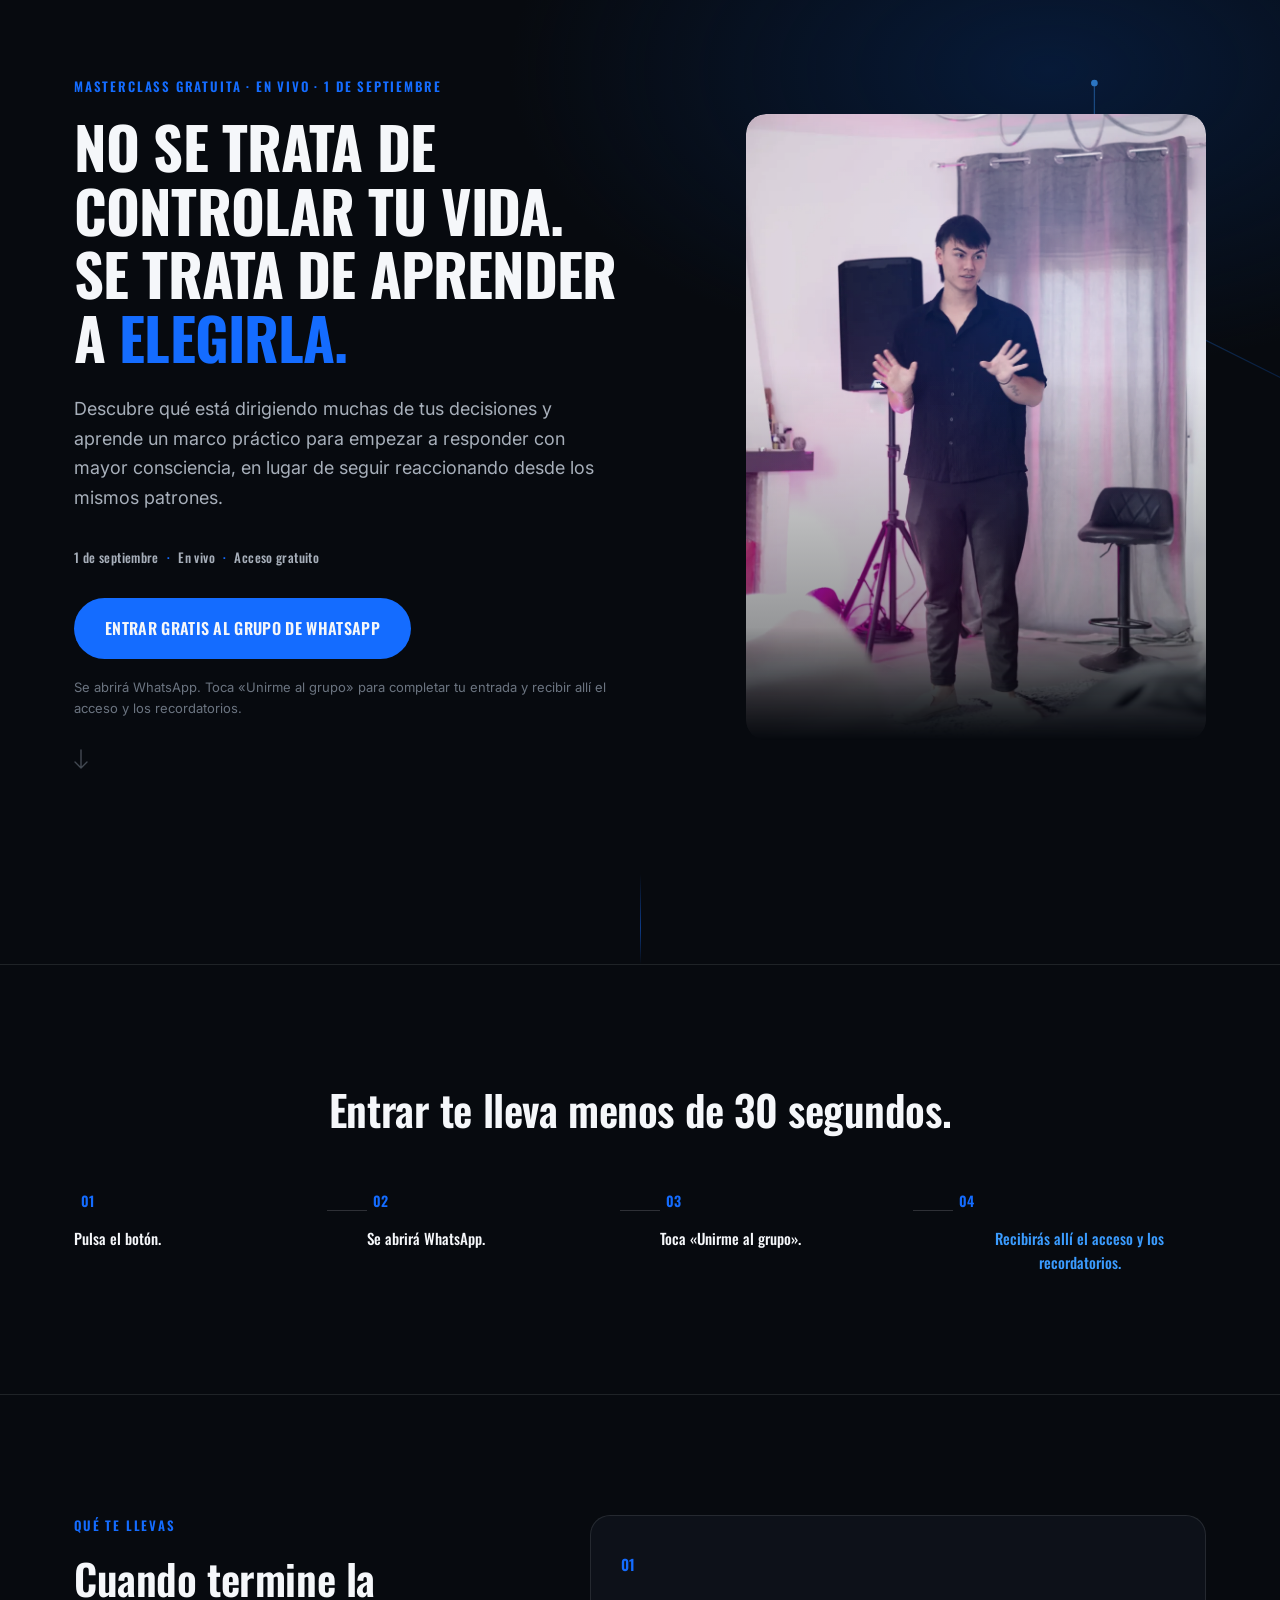
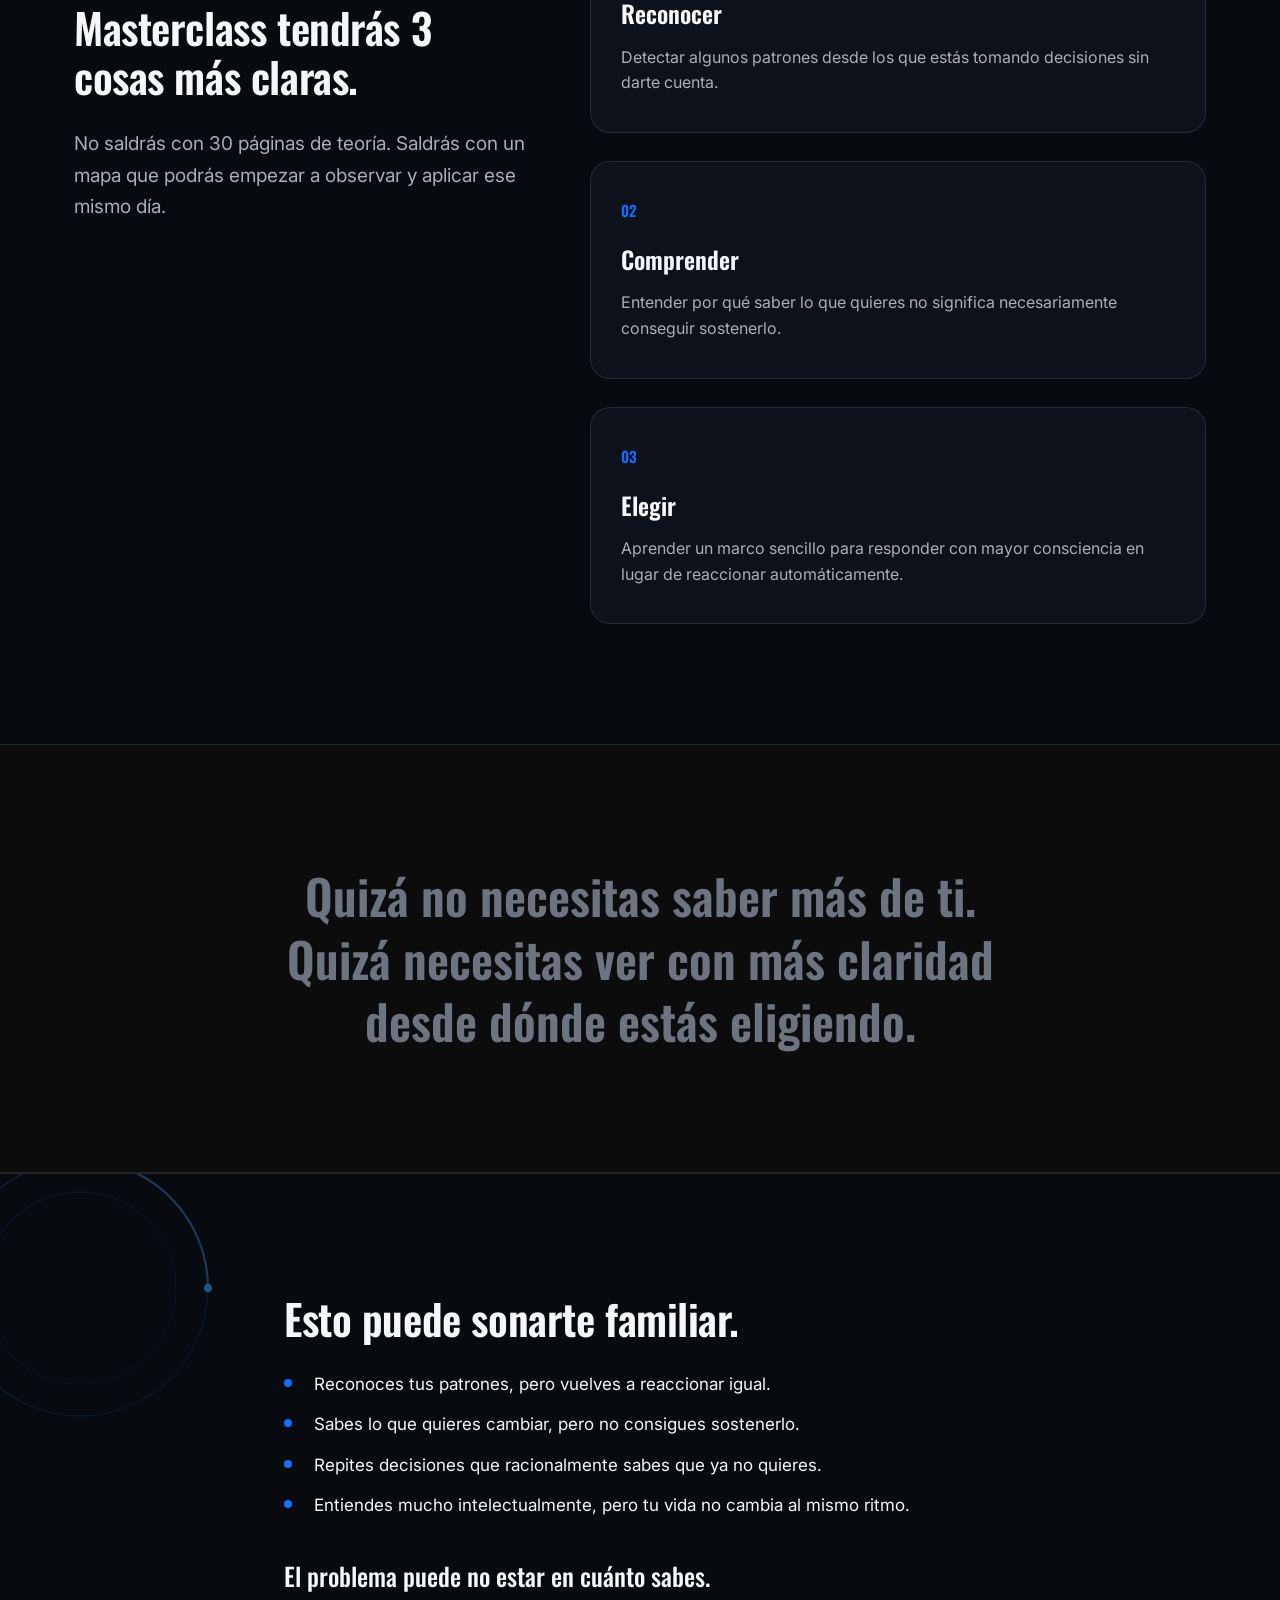
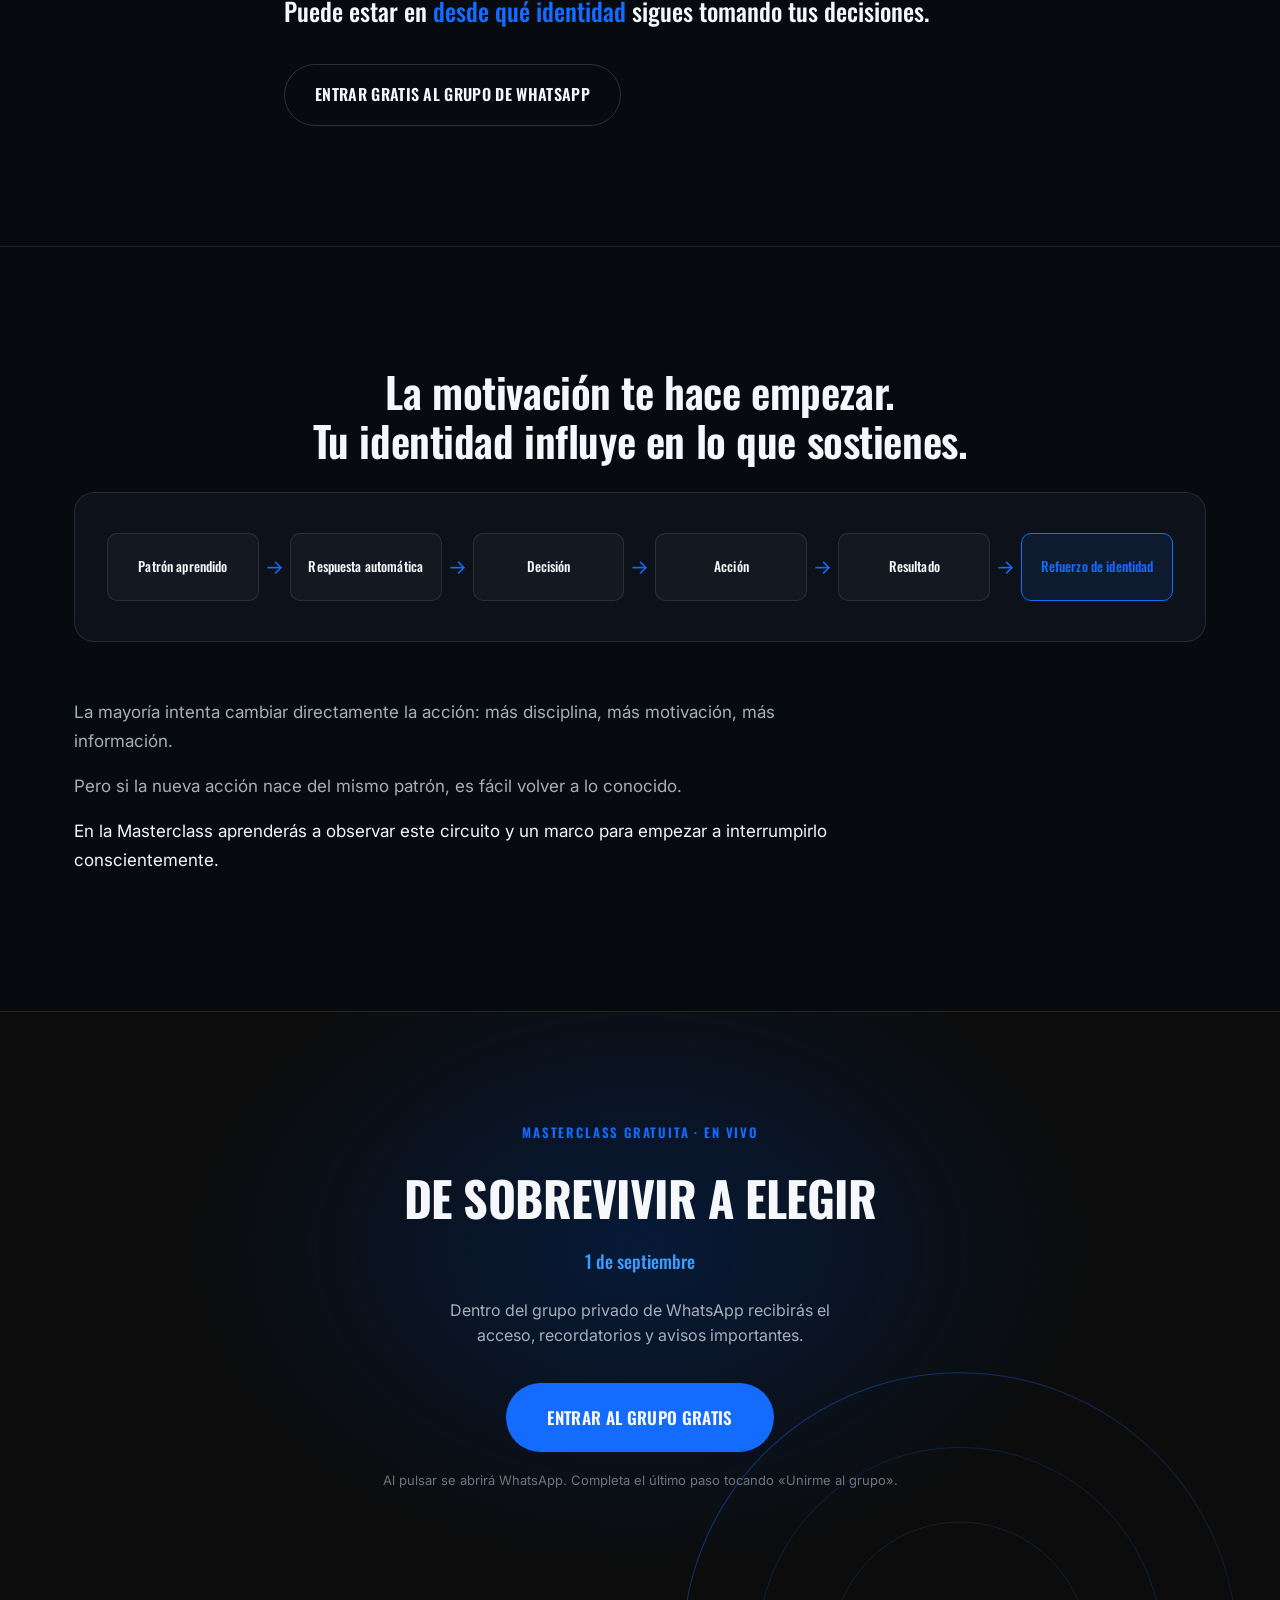
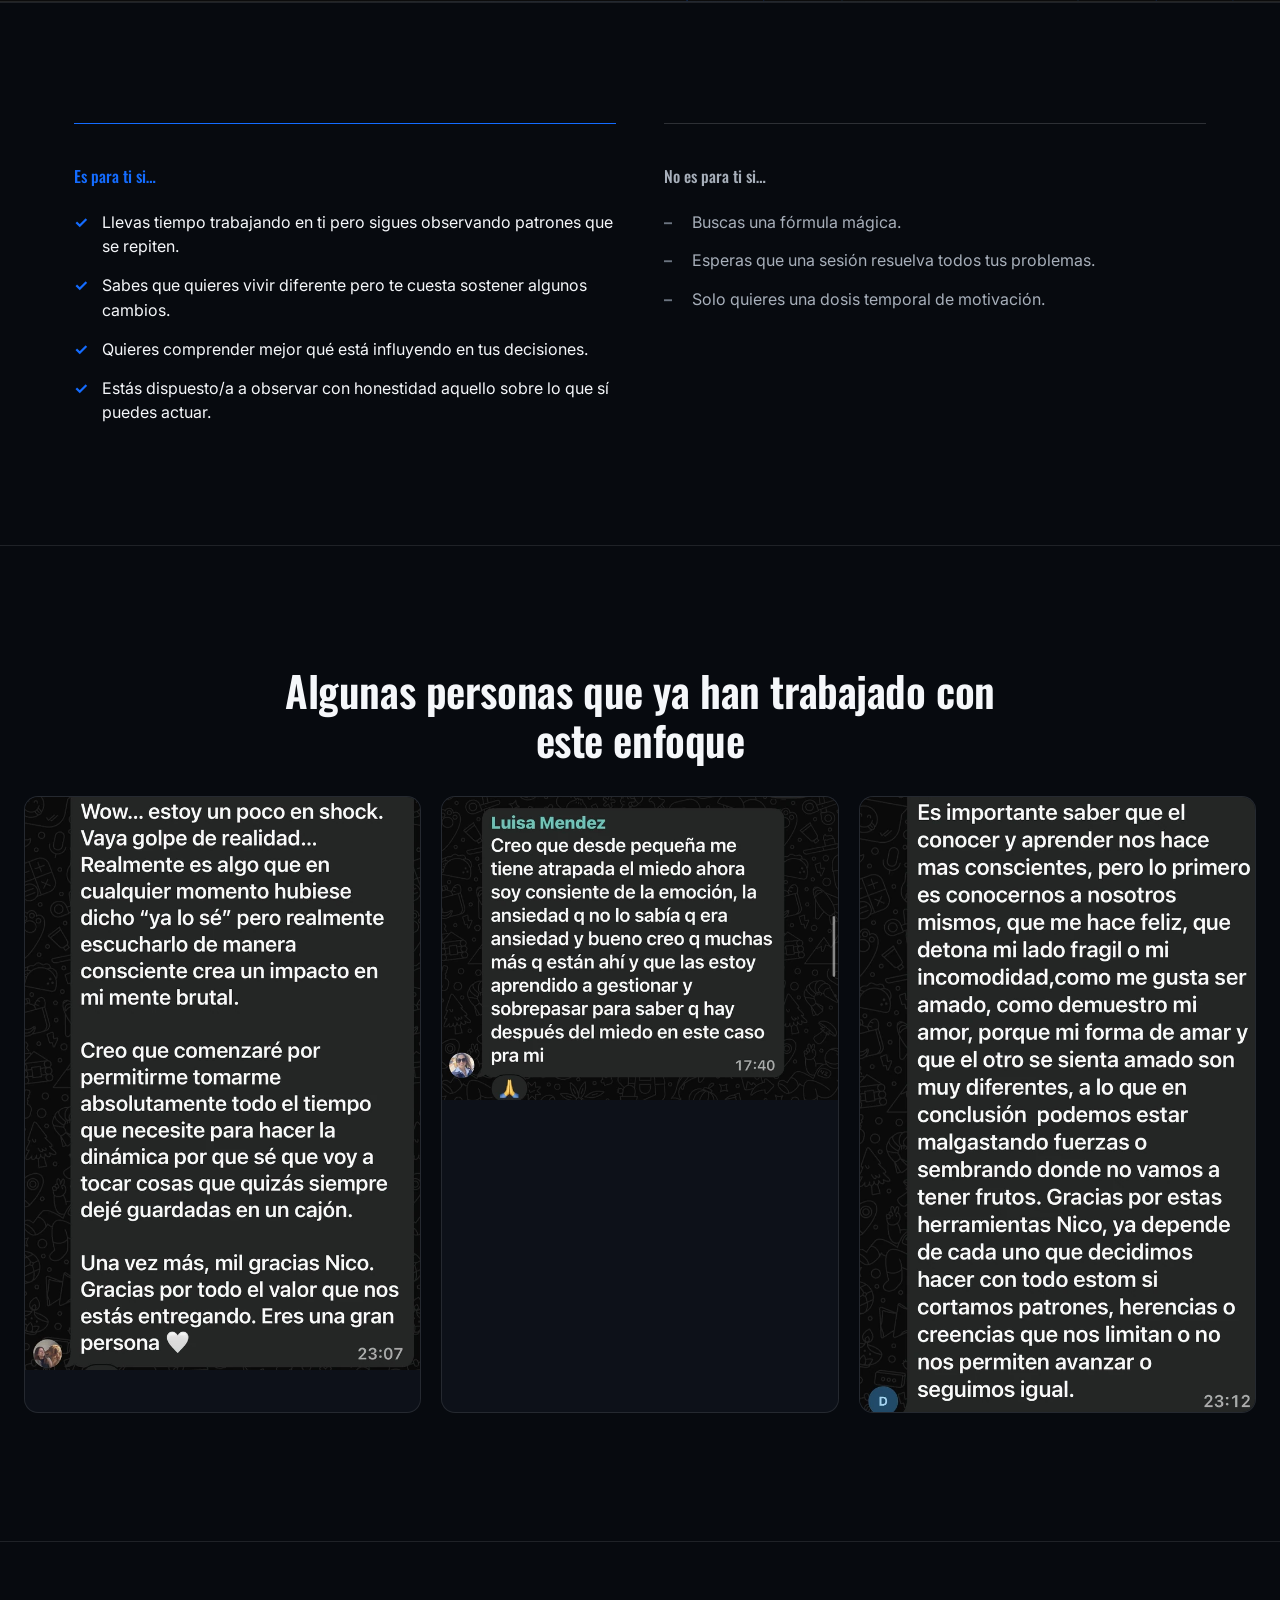
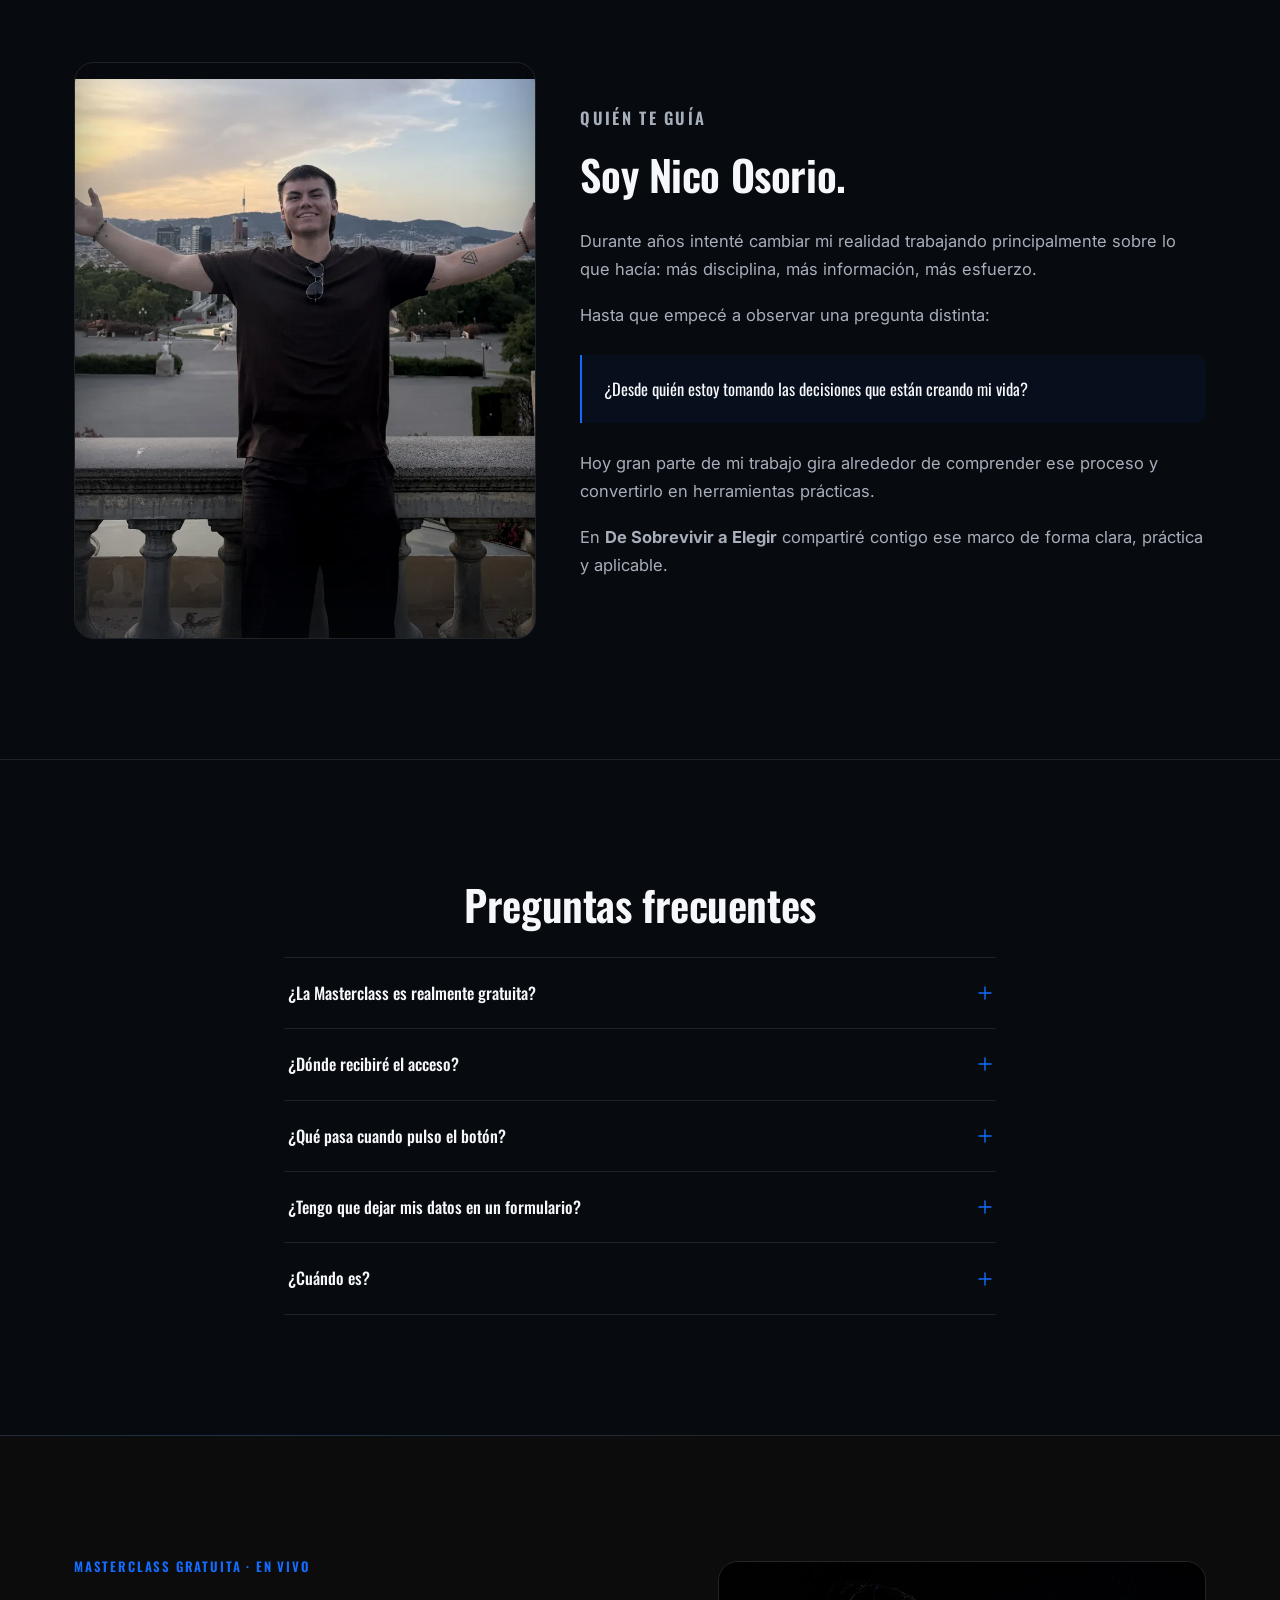
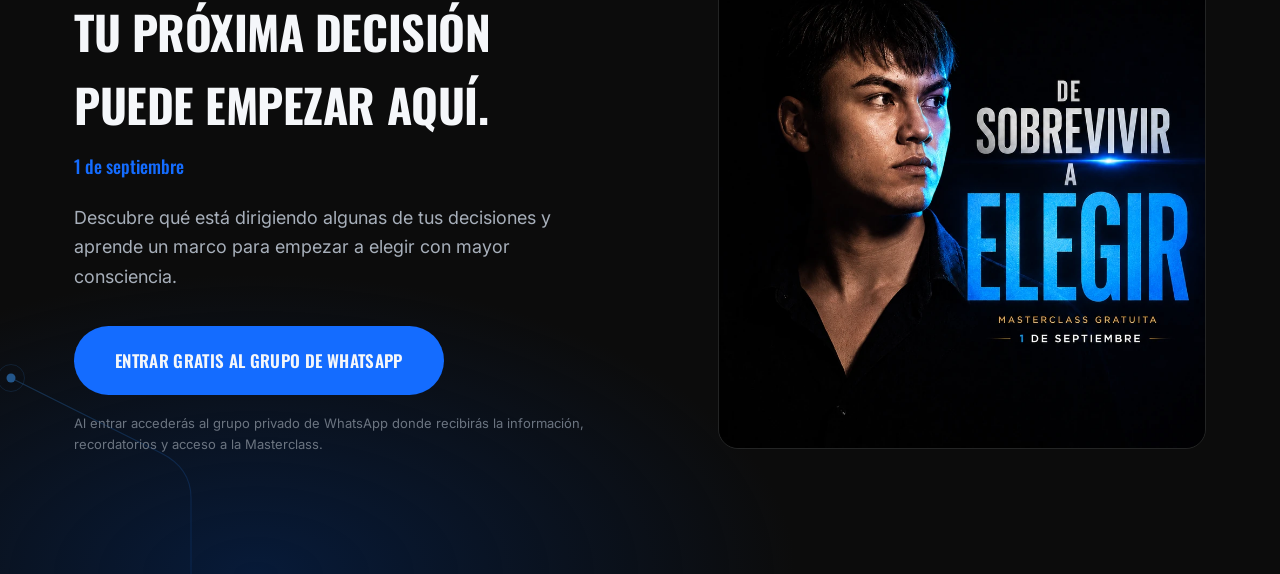
<file: landing/index.html>
<!DOCTYPE html>
<html lang="es">
<head>
<meta charset="UTF-8">
<meta name="viewport" content="width=device-width, initial-scale=1, viewport-fit=cover">
<title>De Sobrevivir a Elegir | Masterclass Gratuita · 1 de Septiembre</title>
<meta name="description" content="Masterclass gratuita en vivo para comprender qué dirige determinadas decisiones y aprender un marco práctico para elegir con mayor consciencia.">
<link rel="canonical" href="https://www.osorionicolas.com/">

<!-- Open Graph -->
<meta property="og:type" content="website">
<meta property="og:title" content="De Sobrevivir a Elegir | Masterclass Gratuita">
<meta property="og:description" content="Descubre qué está dirigiendo algunas de tus decisiones y aprende un marco práctico para empezar a elegir con mayor consciencia. Masterclass gratuita en vivo · 1 de septiembre.">
<meta property="og:image" content="assets/images/og-masterclass.webp">
<meta property="og:locale" content="es_ES">
<meta property="og:url" content="https://www.osorionicolas.com/">

<!-- Twitter Card -->
<meta name="twitter:card" content="summary_large_image">
<meta name="twitter:title" content="De Sobrevivir a Elegir | Masterclass Gratuita">
<meta name="twitter:description" content="Descubre qué está dirigiendo algunas de tus decisiones y aprende un marco práctico para empezar a elegir con mayor consciencia. Masterclass gratuita en vivo · 1 de septiembre.">
<meta name="twitter:image" content="assets/images/og-masterclass.webp">

<meta name="theme-color" content="#070A0F">
<link rel="icon" href="assets/icons/favicon.svg" type="image/svg+xml">

<link rel="preload" as="image" href="assets/images/hero-nico.webp">
<link rel="preconnect" href="https://fonts.googleapis.com">
<link rel="preconnect" href="https://fonts.gstatic.com" crossorigin>
<link href="https://fonts.googleapis.com/css2?family=Oswald:wght@500;600;700&family=Inter:wght@400;500;600;700&display=swap" rel="stylesheet">

<link rel="stylesheet" href="css/styles.css">

<!-- Meta Pixel Code -->
<script>
!function(f,b,e,v,n,t,s)
{if(f.fbq)return;n=f.fbq=function(){n.callMethod?
n.callMethod.apply(n,arguments):n.queue.push(arguments)};
if(!f._fbq)f._fbq=n;n.push=n;n.loaded=!0;n.version='2.0';
n.queue=[];t=b.createElement(e);t.async=!0;
t.src=v;s=b.getElementsByTagName(e)[0];
s.parentNode.insertBefore(t,s)}(window, document,'script',
'https://connect.facebook.net/en_US/fbevents.js');
fbq('init', '982139209623772');
fbq('track', 'PageView');
</script>
<noscript><img height="1" width="1" style="display:none"
src="https://www.facebook.com/tr?id=982139209623772&ev=PageView&noscript=1"
/></noscript>
<!-- End Meta Pixel Code -->

<!--
  TRACKING — pendiente:
  Google Analytics (GA4): pega el snippet gtag.js justo antes de </head>.
  Sustituye el ID en js/main.js → objeto TRACKING_CONFIG.GA_MEASUREMENT_ID.
-->
</head>
<body>

<a class="skip-link" href="#hero">Saltar al contenido</a>

<!-- decorative SVG sprite defs (gradients reused by inline abstract objects) -->
<svg width="0" height="0" style="position:absolute" aria-hidden="true">
  <defs>
    <linearGradient id="gradBlue" x1="0%" y1="0%" x2="100%" y2="100%">
      <stop offset="0%" stop-color="#3B9CFF"/>
      <stop offset="100%" stop-color="#0B3E8C"/>
    </linearGradient>
    <linearGradient id="gradBlueSoft" x1="0%" y1="0%" x2="100%" y2="100%">
      <stop offset="0%" stop-color="#146CFF" stop-opacity="0.9"/>
      <stop offset="100%" stop-color="#146CFF" stop-opacity="0"/>
    </linearGradient>
  </defs>
</svg>

<main>

  <!-- ============ HERO ============ -->
  <section id="hero" class="hero">
    <div class="hero__bg" aria-hidden="true"></div>
    <div class="hero__object" aria-hidden="true" data-parallax="18">
      <svg viewBox="0 0 400 500" fill="none" xmlns="http://www.w3.org/2000/svg">
        <path d="M60 20 L60 220 Q60 260 100 280 L300 380" stroke="url(#gradBlue)" stroke-width="1.5" stroke-linecap="round" opacity="0.55"/>
        <path d="M60 220 Q60 260 20 280 L-60 340" stroke="url(#gradBlue)" stroke-width="1.5" stroke-linecap="round" opacity="0.3"/>
        <circle cx="60" cy="20" r="4" fill="#3B9CFF"/>
        <circle cx="60" cy="220" r="5" fill="#146CFF"/>
        <circle cx="300" cy="380" r="6" fill="#3B9CFF"/>
        <circle cx="300" cy="380" r="16" stroke="#3B9CFF" stroke-width="1" opacity="0.35"/>
      </svg>
    </div>
    <div class="container hero__grid">
      <div class="hero__copy">
        <p class="eyebrow">Masterclass gratuita · En vivo · 1 de septiembre</p>
        <h1 class="hero__headline">
          NO SE TRATA DE CONTROLAR TU VIDA.<br>
          SE TRATA DE APRENDER A <span class="accent">ELEGIRLA.</span>
        </h1>
        <p class="hero__subheadline">
          Descubre qué está dirigiendo muchas de tus decisiones y aprende un marco práctico para empezar a responder con mayor consciencia, en lugar de seguir reaccionando desde los mismos patrones.
        </p>
        <p class="hero__meta">
          <span>1 de septiembre</span><span aria-hidden="true">·</span><span>En vivo</span><span aria-hidden="true">·</span><span>Acceso gratuito</span>
        </p>
        <a class="btn btn--primary js-cta js-magnet" href="#" data-cta-location="hero">Entrar gratis al grupo de WhatsApp</a>
        <p class="microcopy">Se abrirá WhatsApp. Toca «Unirme al grupo» para completar tu entrada y recibir allí el acceso y los recordatorios.</p>
        <div class="hero__arrow" aria-hidden="true">
          <svg width="14" height="22" viewBox="0 0 14 22" fill="none"><path d="M7 1v18M1 13l6 6 6-6" stroke="#6B7480" stroke-width="1.4" stroke-linecap="round" stroke-linejoin="round"/></svg>
        </div>
      </div>
      <div class="hero__visual">
        <div class="hero__photo-frame">
          <img class="hero__photo" src="assets/images/hero-nico.webp" width="960" height="1307" alt="Nico Osorio hablando en vivo durante una sesión de trabajo personal" fetchpriority="high">
        </div>
      </div>
    </div>
  </section>

  <div class="transition-line" aria-hidden="true"><span></span></div>

  <!-- ============ CÓMO FUNCIONA (30 segundos) ============ -->
  <section class="section how-it-works reveal">
    <div class="container">
      <h2 class="section__headline section__headline--center">Entrar te lleva menos de 30 segundos.</h2>
      <div class="steps" role="list">
        <div class="steps__item" role="listitem">
          <span class="steps__num">01</span>
          <p>Pulsa el botón.</p>
        </div>
        <div class="steps__line" aria-hidden="true"></div>
        <div class="steps__item" role="listitem">
          <span class="steps__num">02</span>
          <p>Se abrirá WhatsApp.</p>
        </div>
        <div class="steps__line" aria-hidden="true"></div>
        <div class="steps__item" role="listitem">
          <span class="steps__num">03</span>
          <p>Toca «Unirme al grupo».</p>
        </div>
        <div class="steps__line" aria-hidden="true"></div>
        <div class="steps__item steps__item--accent" role="listitem">
          <span class="steps__num">04</span>
          <p>Recibirás allí el acceso y los recordatorios.</p>
        </div>
      </div>
    </div>
  </section>

  <!-- ============ RECONOCER / COMPRENDER / ELEGIR ============ -->
  <section class="section pillars">
    <div class="container pillars__grid">
      <div class="pillars__intro reveal">
        <p class="eyebrow">Qué te llevas</p>
        <h2 class="section__headline">Cuando termine la Masterclass tendrás 3 cosas más claras.</h2>
        <p class="section__lead">No saldrás con 30 páginas de teoría. Saldrás con un mapa que podrás empezar a observar y aplicar ese mismo día.</p>
      </div>
      <div class="pillars__stack">
        <article class="pillar-card pillar-card--1 reveal">
          <span class="pillar-card__num">01</span>
          <h3>Reconocer</h3>
          <p>Detectar algunos patrones desde los que estás tomando decisiones sin darte cuenta.</p>
        </article>
        <article class="pillar-card pillar-card--2 reveal">
          <span class="pillar-card__num">02</span>
          <h3>Comprender</h3>
          <p>Entender por qué saber lo que quieres no significa necesariamente conseguir sostenerlo.</p>
        </article>
        <article class="pillar-card pillar-card--3 reveal">
          <span class="pillar-card__num">03</span>
          <h3>Elegir</h3>
          <p>Aprender un marco sencillo para responder con mayor consciencia en lugar de reaccionar automáticamente.</p>
        </article>
      </div>
    </div>
  </section>

  <!-- ============ SCROLL STATEMENT ============ -->
  <section class="statement" aria-label="Quizá no necesitas saber más de ti, sino ver con más claridad desde dónde estás eligiendo">
    <div class="container container--narrow">
      <p class="statement__text js-animated-text">Quizá no necesitas saber más de ti. Quizá necesitas ver con más claridad desde dónde estás eligiendo.</p>
    </div>
  </section>

  <!-- ============ PROBLEMA ============ -->
  <section class="section problema reveal">
    <div class="problema__object" aria-hidden="true" data-parallax="14">
      <svg viewBox="0 0 300 300" fill="none" xmlns="http://www.w3.org/2000/svg">
        <circle cx="150" cy="150" r="120" stroke="url(#gradBlue)" stroke-width="1.2" opacity="0.4"/>
        <circle cx="150" cy="150" r="90" stroke="url(#gradBlue)" stroke-width="1" opacity="0.25"/>
        <path d="M150 30 A120 120 0 0 1 270 150" stroke="#3B9CFF" stroke-width="2" stroke-linecap="round" opacity="0.6"/>
        <circle cx="270" cy="150" r="4" fill="#3B9CFF"/>
      </svg>
    </div>
    <div class="container container--narrow">
      <h2 class="section__headline">Esto puede sonarte familiar.</h2>
      <ul class="check-list">
        <li>Reconoces tus patrones, pero vuelves a reaccionar igual.</li>
        <li>Sabes lo que quieres cambiar, pero no consigues sostenerlo.</li>
        <li>Repites decisiones que racionalmente sabes que ya no quieres.</li>
        <li>Entiendes mucho intelectualmente, pero tu vida no cambia al mismo ritmo.</li>
      </ul>
      <p class="section__remate">
        El problema puede no estar en cuánto sabes.<br>
        Puede estar en <em>desde qué identidad</em> sigues tomando tus decisiones.
      </p>
      <a class="btn btn--secondary js-cta" href="#" data-cta-location="problem">Entrar gratis al grupo de WhatsApp</a>
    </div>
  </section>

  <!-- ============ MECANISMO ============ -->
  <section class="section mecanismo reveal">
    <div class="container">
      <h2 class="section__headline section__headline--center">
        La motivación te hace empezar.<br class="br-desktop"> Tu identidad influye en lo que sostienes.
      </h2>

      <div class="diagram" role="list" aria-label="Circuito del patrón de comportamiento">
        <div class="diagram__step" role="listitem"><span>Patrón aprendido</span></div>
        <div class="diagram__arrow" aria-hidden="true">→</div>
        <div class="diagram__step" role="listitem"><span>Respuesta automática</span></div>
        <div class="diagram__arrow" aria-hidden="true">→</div>
        <div class="diagram__step" role="listitem"><span>Decisión</span></div>
        <div class="diagram__arrow" aria-hidden="true">→</div>
        <div class="diagram__step" role="listitem"><span>Acción</span></div>
        <div class="diagram__arrow" aria-hidden="true">→</div>
        <div class="diagram__step" role="listitem"><span>Resultado</span></div>
        <div class="diagram__arrow" aria-hidden="true">→</div>
        <div class="diagram__step diagram__step--accent" role="listitem"><span>Refuerzo de identidad</span></div>
      </div>

      <div class="container--narrow mecanismo__text">
        <p>
          La mayoría intenta cambiar directamente la acción: más disciplina, más motivación, más información.
        </p>
        <p>
          Pero si la nueva acción nace del mismo patrón, es fácil volver a lo conocido.
        </p>
        <p>
          En la Masterclass aprenderás a observar este circuito y un marco para empezar a interrumpirlo conscientemente.
        </p>
      </div>
    </div>
  </section>

  <!-- ============ BLOQUE EVENTO ============ -->
  <section class="event-block reveal">
    <div class="event-block__object" aria-hidden="true" data-parallax="24">
      <svg viewBox="0 0 600 600" fill="none" xmlns="http://www.w3.org/2000/svg">
        <circle cx="300" cy="300" r="260" stroke="url(#gradBlueSoft)" stroke-width="1" opacity="0.5"/>
        <circle cx="300" cy="300" r="190" stroke="#146CFF" stroke-width="0.75" opacity="0.25"/>
        <circle cx="300" cy="300" r="120" stroke="#3B9CFF" stroke-width="0.75" opacity="0.18"/>
      </svg>
    </div>
    <div class="container event-block__inner">
      <p class="eyebrow">Masterclass gratuita · En vivo</p>
      <h2 class="event-block__title">DE SOBREVIVIR A ELEGIR</h2>
      <p class="event-block__date">1 de septiembre</p>
      <p class="event-block__text">Dentro del grupo privado de WhatsApp recibirás el acceso, recordatorios y avisos importantes.</p>
      <a class="btn btn--primary btn--large js-cta js-magnet" href="#" data-cta-location="event_block">Entrar al grupo gratis</a>
      <p class="microcopy">Al pulsar se abrirá WhatsApp. Completa el último paso tocando «Unirme al grupo».</p>
    </div>
  </section>

  <!-- ============ PARA QUIÉN ES / NO ES ============ -->
  <section class="section cualificacion reveal">
    <div class="container">
      <div class="split-2 split-2--lines">
        <div class="split-2__col split-2__col--yes">
          <h3 class="split-2__subtitle split-2__subtitle--accent">Es para ti si…</h3>
          <ul class="qualify-list qualify-list--yes">
            <li>Llevas tiempo trabajando en ti pero sigues observando patrones que se repiten.</li>
            <li>Sabes que quieres vivir diferente pero te cuesta sostener algunos cambios.</li>
            <li>Quieres comprender mejor qué está influyendo en tus decisiones.</li>
            <li>Estás dispuesto/a a observar con honestidad aquello sobre lo que sí puedes actuar.</li>
          </ul>
        </div>
        <div class="split-2__col split-2__col--no">
          <h3 class="split-2__subtitle">No es para ti si…</h3>
          <ul class="qualify-list qualify-list--no">
            <li>Buscas una fórmula mágica.</li>
            <li>Esperas que una sesión resuelva todos tus problemas.</li>
            <li>Solo quieres una dosis temporal de motivación.</li>
          </ul>
        </div>
      </div>
    </div>
  </section>

  <!-- ============ TESTIMONIOS ============ -->
  <section class="section testimonios reveal">
    <div class="container">
      <h2 class="section__headline section__headline--center">Algunas personas que ya han trabajado con este enfoque</h2>
    </div>
    <div class="testimonios__grid">
      <figure class="testimonio-card">
        <img src="assets/images/testimonio-01.webp" width="700" height="1016" loading="lazy" alt="Captura de conversación de WhatsApp con un testimonio sobre el impacto del trabajo con Nico">
      </figure>
      <figure class="testimonio-card">
        <img src="assets/images/testimonio-02.webp" width="700" height="537" loading="lazy" alt="Captura de conversación de WhatsApp con un testimonio de Luisa Méndez sobre gestionar el miedo y la ansiedad">
      </figure>
      <figure class="testimonio-card">
        <img src="assets/images/testimonio-03.webp" width="700" height="1089" loading="lazy" alt="Captura de conversación de WhatsApp con un testimonio sobre conocerse a uno mismo y cortar patrones heredados">
      </figure>
    </div>
  </section>

  <!-- ============ QUIÉN TE GUÍA ============ -->
  <section class="section guia reveal">
    <div class="container guia__grid">
      <div class="guia__photo-frame">
        <img class="guia__photo" src="assets/images/about-nico.webp" width="800" height="1000" loading="lazy" alt="Nico Osorio al aire libre, con los brazos abiertos frente al perfil de una ciudad al atardecer" data-parallax="16">
      </div>
      <div class="guia__copy">
        <p class="eyebrow">Quién te guía</p>
        <h2 class="section__headline">Soy Nico Osorio.</h2>
        <p>Durante años intenté cambiar mi realidad trabajando principalmente sobre lo que hacía: más disciplina, más información, más esfuerzo.</p>
        <p>Hasta que empecé a observar una pregunta distinta:</p>
        <p class="guia__question">¿Desde quién estoy tomando las decisiones que están creando mi vida?</p>
        <p>Hoy gran parte de mi trabajo gira alrededor de comprender ese proceso y convertirlo en herramientas prácticas.</p>
        <p>En <strong>De Sobrevivir a Elegir</strong> compartiré contigo ese marco de forma clara, práctica y aplicable.</p>
      </div>
    </div>
  </section>

  <!-- ============ FAQ ============ -->
  <section class="section faq reveal">
    <div class="container container--narrow">
      <h2 class="section__headline section__headline--center">Preguntas frecuentes</h2>
      <div class="accordion">
        <div class="accordion__item">
          <button class="accordion__trigger" aria-expanded="false">
            <span>¿La Masterclass es realmente gratuita?</span>
            <svg class="accordion__icon" width="14" height="14" viewBox="0 0 14 14" fill="none" aria-hidden="true"><path d="M7 1v12M1 7h12" stroke="currentColor" stroke-width="1.4" stroke-linecap="round"/></svg>
          </button>
          <div class="accordion__panel">
            <p>Sí. El acceso a la Masterclass es 100% gratuito, no se te pedirá ningún pago para entrar.</p>
          </div>
        </div>
        <div class="accordion__item">
          <button class="accordion__trigger" aria-expanded="false">
            <span>¿Dónde recibiré el acceso?</span>
            <svg class="accordion__icon" width="14" height="14" viewBox="0 0 14 14" fill="none" aria-hidden="true"><path d="M7 1v12M1 7h12" stroke="currentColor" stroke-width="1.4" stroke-linecap="round"/></svg>
          </button>
          <div class="accordion__panel">
            <p>Dentro del grupo privado de WhatsApp. Al entrar recibirás ahí la información, los recordatorios y el acceso a la Masterclass.</p>
          </div>
        </div>
        <div class="accordion__item">
          <button class="accordion__trigger" aria-expanded="false">
            <span>¿Qué pasa cuando pulso el botón?</span>
            <svg class="accordion__icon" width="14" height="14" viewBox="0 0 14 14" fill="none" aria-hidden="true"><path d="M7 1v12M1 7h12" stroke="currentColor" stroke-width="1.4" stroke-linecap="round"/></svg>
          </button>
          <div class="accordion__panel">
            <p>Se abre WhatsApp con el grupo privado de la Masterclass. Solo tienes que tocar «Unirme al grupo» para completar tu entrada.</p>
          </div>
        </div>
        <div class="accordion__item">
          <button class="accordion__trigger" aria-expanded="false">
            <span>¿Tengo que dejar mis datos en un formulario?</span>
            <svg class="accordion__icon" width="14" height="14" viewBox="0 0 14 14" fill="none" aria-hidden="true"><path d="M7 1v12M1 7h12" stroke="currentColor" stroke-width="1.4" stroke-linecap="round"/></svg>
          </button>
          <div class="accordion__panel">
            <p>No. No hay formularios ni registros. Todo el proceso ocurre dentro de WhatsApp.</p>
          </div>
        </div>
        <div class="accordion__item">
          <button class="accordion__trigger" aria-expanded="false">
            <span>¿Cuándo es?</span>
            <svg class="accordion__icon" width="14" height="14" viewBox="0 0 14 14" fill="none" aria-hidden="true"><path d="M7 1v12M1 7h12" stroke="currentColor" stroke-width="1.4" stroke-linecap="round"/></svg>
          </button>
          <div class="accordion__panel">
            <p>El 1 de septiembre, en vivo. La hora exacta se comparte dentro del grupo privado de WhatsApp.</p>
          </div>
        </div>
      </div>
    </div>
  </section>

  <!-- ============ CTA FINAL ============ -->
  <section class="section cta-final reveal">
    <div class="cta-final__object" aria-hidden="true" data-parallax="20">
      <svg viewBox="0 0 400 500" fill="none" xmlns="http://www.w3.org/2000/svg">
        <path d="M340 480 L340 280 Q340 240 300 220 L100 120" stroke="url(#gradBlue)" stroke-width="1.5" stroke-linecap="round" opacity="0.5"/>
        <circle cx="340" cy="480" r="4" fill="#3B9CFF"/>
        <circle cx="100" cy="120" r="6" fill="#3B9CFF"/>
        <circle cx="100" cy="120" r="18" stroke="#3B9CFF" stroke-width="1" opacity="0.35"/>
      </svg>
    </div>
    <div class="container cta-final__grid">
      <div class="cta-final__copy">
        <p class="eyebrow">Masterclass gratuita · En vivo</p>
        <h2 class="cta-final__headline">TU PRÓXIMA DECISIÓN<br>PUEDE EMPEZAR AQUÍ.</h2>
        <p class="cta-final__date">1 de septiembre</p>
        <p class="hero__subheadline">
          Descubre qué está dirigiendo algunas de tus decisiones y aprende un marco para empezar a elegir con mayor consciencia.
        </p>
        <a class="btn btn--primary btn--large js-cta js-magnet" href="#" data-cta-location="final">Entrar gratis al grupo de WhatsApp</a>
        <p class="microcopy">Al entrar accederás al grupo privado de WhatsApp donde recibirás la información, recordatorios y acceso a la Masterclass.</p>
      </div>
      <div class="cta-final__visual">
        <img src="assets/images/masterclass-cover.webp" width="900" height="900" loading="lazy" alt="Cartel oficial de la Masterclass De Sobrevivir a Elegir, 1 de septiembre">
      </div>
    </div>
  </section>

</main>

<!-- ============ STICKY CTA MÓVIL ============ -->
<div class="sticky-cta" id="stickyCta" aria-hidden="true">
  <span class="sticky-cta__label">Masterclass gratis · 1 SEP</span>
  <a class="btn btn--primary js-cta" href="#" data-cta-location="sticky">Entrar al grupo</a>
</div>

<script src="js/main.js"></script>
</body>
</html>
</file>
<file: landing/css/styles.css>
/* ============================================================
   DE SOBREVIVIR A ELEGIR — Landing styles
   ============================================================ */

:root {
  --bg: #070A0F;
  --bg-alt: #0C0C0C;
  --bg-elevated: #0D1119;
  --white: #F5F7FA;
  --grey: #A7AFBA;
  --grey-dim: #6B7480;
  --blue: #146CFF;
  --blue-cold: #3B9CFF;
  --blue-dark: #071A38;
  --blue-glow: rgba(20, 108, 255, 0.35);
  --border: rgba(245, 247, 250, 0.10);
  --border-strong: rgba(245, 247, 250, 0.16);

  --font-display: 'Oswald', 'Archivo Narrow', sans-serif;
  --font-body: 'Inter', 'DM Sans', sans-serif;

  --container-w: 1180px;
  --container-narrow-w: 760px;

  --radius: 14px;
  --radius-lg: 20px;

  --ease: cubic-bezier(0.16, 1, 0.3, 1);
}

/* ---------- Reset ---------- */
*, *::before, *::after { box-sizing: border-box; }
html { -webkit-text-size-adjust: 100%; scroll-behavior: smooth; }
body {
  margin: 0;
  background: var(--bg);
  color: var(--white);
  font-family: var(--font-body);
  font-size: 16px;
  line-height: 1.6;
  -webkit-font-smoothing: antialiased;
  overflow-x: hidden;
}
img { max-width: 100%; display: block; }
a { color: inherit; text-decoration: none; }
ul { margin: 0; padding: 0; list-style: none; }
h1, h2, h3, p { margin: 0; }
button { font: inherit; }

.skip-link {
  position: absolute;
  left: -999px;
  top: 0;
  background: var(--blue);
  color: var(--white);
  padding: 12px 20px;
  z-index: 999;
  border-radius: 0 0 8px 0;
}
.skip-link:focus {
  left: 0;
}

:focus-visible {
  outline: 2px solid var(--blue);
  outline-offset: 3px;
}

/* ---------- Layout ---------- */
.container {
  width: 100%;
  max-width: var(--container-w);
  margin: 0 auto;
  padding: 0 24px;
}
.container--narrow {
  max-width: var(--container-narrow-w);
}

.section {
  padding: 84px 0;
  border-top: 1px solid var(--border);
}

/* ---------- Type ---------- */
.eyebrow {
  font-family: var(--font-display);
  font-weight: 600;
  font-size: 13px;
  letter-spacing: 0.14em;
  text-transform: uppercase;
  color: var(--blue);
  margin: 0 0 18px;
}

.section__headline {
  font-family: var(--font-display);
  font-weight: 600;
  font-size: clamp(28px, 5.2vw, 42px);
  line-height: 1.16;
  letter-spacing: -0.01em;
  color: var(--white);
  margin-bottom: 28px;
}
.section__headline--center { text-align: center; max-width: 780px; margin-left: auto; margin-right: auto; }

.section__lead {
  font-size: 19px;
  line-height: 1.65;
  color: var(--grey);
  margin-bottom: 36px;
}

.section__remate {
  font-family: var(--font-display);
  font-weight: 500;
  font-size: clamp(20px, 3vw, 25px);
  line-height: 1.4;
  color: var(--white);
  margin: 40px 0 36px;
}
.section__remate em { color: var(--blue); font-style: normal; }
.section__remate--center { text-align: center; max-width: 700px; margin-left: auto; margin-right: auto; }

.br-desktop { display: none; }

/* ---------- Buttons ---------- */
.btn {
  display: inline-flex;
  align-items: center;
  justify-content: center;
  gap: 10px;
  font-family: var(--font-display);
  font-weight: 600;
  font-size: 16px;
  letter-spacing: 0.02em;
  text-transform: uppercase;
  padding: 17px 30px;
  border-radius: 999px;
  border: 1px solid transparent;
  cursor: pointer;
  transition: transform 240ms var(--ease), box-shadow 240ms var(--ease), background 240ms var(--ease), border-color 240ms var(--ease);
  min-height: 52px;
}
.btn--primary {
  background: var(--blue);
  color: var(--white);
  box-shadow: 0 0 0 0 rgba(20,108,255,0);
}
.btn--primary:hover {
  background: #1f78ff;
  box-shadow: 0 8px 30px -8px var(--blue-glow);
  transform: translateY(-1px) scale(1.02);
}
.btn--secondary {
  background: transparent;
  color: var(--white);
  border-color: var(--border-strong);
}
.btn--secondary:hover {
  border-color: var(--blue);
  color: var(--blue);
}
.btn--large { padding: 20px 40px; font-size: 17px; }
.btn--block { width: 100%; }

.microcopy {
  font-size: 13px;
  color: var(--grey-dim);
  margin-top: 18px;
}

/* ---------- HERO ---------- */
.hero {
  position: relative;
  padding: 132px 0 72px;
  overflow: hidden;
}
.hero__bg {
  position: absolute;
  inset: 0;
  background:
    radial-gradient(ellipse 900px 500px at 82% 8%, var(--blue-dark) 0%, transparent 60%),
    var(--bg);
  z-index: 0;
}
.hero__grid {
  position: relative;
  z-index: 1;
  display: grid;
  grid-template-columns: 1fr;
  gap: 56px;
  align-items: center;
}
.hero__copy { max-width: 640px; }
.hero__headline {
  font-family: var(--font-display);
  font-weight: 700;
  font-size: clamp(32px, 7.5vw, 56px);
  line-height: 1.1;
  letter-spacing: -0.015em;
  color: var(--white);
  margin-bottom: 24px;
}
.hero__headline .accent { color: var(--blue); }
.hero__subheadline {
  font-size: 18px;
  line-height: 1.65;
  color: var(--grey);
  margin-bottom: 34px;
  max-width: 540px;
}

.hero__visual { display: flex; justify-content: center; margin-top: 44px; }
.hero__photo-frame {
  position: relative;
  width: min(100%, 420px);
  aspect-ratio: 960 / 1307;
  border-radius: var(--radius-lg);
  overflow: hidden;
  -webkit-mask-image: linear-gradient(to bottom, black 82%, transparent 100%);
  mask-image: linear-gradient(to bottom, black 82%, transparent 100%);
}
.hero__photo-frame::before {
  content: "";
  position: absolute;
  inset: -10%;
  background: radial-gradient(circle at 65% 30%, var(--blue-glow), transparent 55%);
  z-index: 2;
  mix-blend-mode: screen;
  pointer-events: none;
}
.hero__photo-frame::after {
  content: "";
  position: absolute;
  inset: 0;
  background: linear-gradient(180deg, rgba(5,8,13,0) 40%, rgba(5,8,13,0.55) 100%);
  z-index: 2;
  pointer-events: none;
}
.hero__photo {
  width: 100%;
  height: 100%;
  object-fit: cover;
  filter: grayscale(20%) contrast(1.06) brightness(0.94) saturate(0.9);
}

.hero__object {
  position: absolute;
  top: 8%;
  right: -8%;
  width: 340px;
  height: 420px;
  z-index: 0;
  opacity: 0.7;
  pointer-events: none;
  display: none;
}
.hero__object svg { width: 100%; height: 100%; }

.hero__meta {
  display: flex;
  flex-wrap: wrap;
  gap: 8px;
  align-items: center;
  font-family: var(--font-display);
  font-size: 13px;
  font-weight: 500;
  letter-spacing: 0.03em;
  color: var(--grey);
  margin: 0 0 30px;
}
.hero__meta span[aria-hidden] { color: var(--blue); }

.hero__arrow {
  margin-top: 30px;
  opacity: 0.6;
  animation: heroArrowBob 2.2s ease-in-out infinite;
}
@keyframes heroArrowBob {
  0%, 100% { transform: translateY(0); }
  50% { transform: translateY(6px); }
}

/* ---------- Transition line ---------- */
.transition-line {
  position: relative;
  height: 90px;
  display: flex;
  justify-content: center;
  overflow: hidden;
}
.transition-line span {
  width: 1px;
  height: 100%;
  background: linear-gradient(180deg, transparent, var(--blue) 60%, transparent);
  opacity: 0.5;
}

/* ---------- Cómo funciona / steps ---------- */
.steps {
  display: flex;
  flex-direction: column;
  gap: 0;
  max-width: 480px;
  margin: 56px auto 0;
}
.steps__item {
  display: flex;
  align-items: baseline;
  gap: 20px;
  padding: 18px 0;
}
.steps__item p {
  font-family: var(--font-display);
  font-size: 18px;
  font-weight: 500;
  color: var(--white);
}
.steps__num {
  font-family: var(--font-display);
  font-size: 14px;
  font-weight: 600;
  color: var(--blue);
  letter-spacing: 0.05em;
  flex-shrink: 0;
  width: 28px;
}
.steps__item--accent p { color: var(--blue-cold); }
.steps__line {
  width: 1px;
  height: 22px;
  margin-left: 4px;
  background: var(--border-strong);
}

/* ---------- Pillars (Reconocer/Comprender/Elegir) ---------- */
.pillars__grid {
  display: grid;
  grid-template-columns: 1fr;
  gap: 40px;
}
.pillars__intro { max-width: 560px; }
.pillars__stack {
  display: grid;
  gap: 20px;
}
.pillar-card {
  background: var(--bg-elevated);
  border: 1px solid var(--border);
  border-radius: var(--radius-lg);
  padding: 36px 30px;
  transition: border-color 240ms var(--ease), transform 240ms var(--ease);
}
.pillar-card__num {
  display: block;
  font-family: var(--font-display);
  font-size: 15px;
  font-weight: 600;
  color: var(--blue);
  letter-spacing: 0.06em;
  margin-bottom: 18px;
}
.pillar-card h3 {
  font-family: var(--font-display);
  font-size: 24px;
  font-weight: 600;
  margin-bottom: 12px;
  color: var(--white);
}
.pillar-card p {
  color: var(--grey);
  font-size: 16px;
  line-height: 1.6;
}

/* ---------- Scroll statement ---------- */
.statement {
  background: var(--bg-alt);
  padding: 120px 0;
  border-top: 1px solid var(--border);
  border-bottom: 1px solid var(--border);
}
.statement__text {
  font-family: var(--font-display);
  font-weight: 600;
  font-size: clamp(28px, 5.5vw, 48px);
  line-height: 1.3;
  text-align: center;
  color: var(--grey-dim);
  transition: color 200ms linear;
}
.statement__text.is-lit { color: var(--white); }
.statement__text .lit-word { color: var(--white); }
.statement__text .lit-word.accent { color: var(--blue-cold); }

/* ---------- Problema ---------- */
.problema { position: relative; overflow: hidden; }
.problema__object {
  position: absolute;
  top: -60px;
  left: -80px;
  width: 320px;
  height: 320px;
  opacity: 0.5;
  pointer-events: none;
  z-index: 0;
}
.problema .container { position: relative; z-index: 1; }

/* ---------- Bloque evento ---------- */
.event-block {
  position: relative;
  overflow: hidden;
  padding: 110px 0;
  text-align: center;
  background: radial-gradient(ellipse 700px 500px at 50% 40%, var(--blue-dark) 0%, transparent 65%), var(--bg-alt);
  border-top: 1px solid var(--border);
  border-bottom: 1px solid var(--border);
}
.event-block__object {
  position: absolute;
  top: 50%;
  left: 50%;
  width: 640px;
  height: 640px;
  transform: translate(-50%, -50%);
  pointer-events: none;
  z-index: 0;
}
.event-block__inner {
  position: relative;
  z-index: 1;
  max-width: 620px;
}
.event-block__title {
  font-family: var(--font-display);
  font-weight: 700;
  font-size: clamp(30px, 6vw, 48px);
  letter-spacing: -0.01em;
  margin-bottom: 10px;
}
.event-block__date {
  font-family: var(--font-display);
  color: var(--blue-cold);
  font-size: 18px;
  font-weight: 500;
  margin-bottom: 22px;
}
.event-block__text {
  color: var(--grey);
  font-size: 16px;
  line-height: 1.6;
  margin-bottom: 34px;
  max-width: 440px;
  margin-left: auto;
  margin-right: auto;
}
.event-block .microcopy { text-align: center; }

/* ---------- Para quién (line style) ---------- */
.split-2--lines .split-2__col {
  background: none;
  border: none;
  border-radius: 0;
  padding: 0;
  border-top: 1px solid var(--border-strong);
  padding-top: 32px;
}
.split-2--lines .split-2__col--yes { border-top-color: var(--blue); }

/* ---------- Testimonios (mobile carousel + desktop grid) ---------- */
.testimonios__grid {
  display: flex;
  gap: 16px;
  overflow-x: auto;
  scroll-snap-type: x mandatory;
  -webkit-overflow-scrolling: touch;
  padding: 4px 24px 8px;
  margin: 0;
  max-width: none;
  scrollbar-width: none;
}
.testimonios__grid::-webkit-scrollbar { display: none; }
.testimonio-card {
  flex: 0 0 82%;
  scroll-snap-align: center;
}

/* ---------- FAQ Accordion ---------- */
.accordion { border-top: 1px solid var(--border); }
.accordion__item { border-bottom: 1px solid var(--border); }
.accordion__trigger {
  width: 100%;
  display: flex;
  align-items: center;
  justify-content: space-between;
  gap: 20px;
  background: none;
  border: none;
  color: var(--white);
  text-align: left;
  font-family: var(--font-display);
  font-size: 16.5px;
  font-weight: 500;
  padding: 22px 4px;
  cursor: pointer;
}
.accordion__icon {
  flex-shrink: 0;
  color: var(--blue);
  transition: transform 260ms var(--ease);
}
.accordion__trigger[aria-expanded="true"] .accordion__icon { transform: rotate(45deg); }
.accordion__panel {
  display: grid;
  grid-template-rows: 0fr;
  transition: grid-template-rows 280ms var(--ease);
}
.accordion__panel > p {
  overflow: hidden;
  color: var(--grey);
  font-size: 15.5px;
  line-height: 1.65;
  padding-right: 30px;
}
.accordion__item.is-open .accordion__panel { grid-template-rows: 1fr; }
.accordion__item.is-open .accordion__panel > p { padding-bottom: 22px; }

/* ---------- CTA final object ---------- */
.cta-final { overflow: hidden; }
.cta-final__object {
  position: absolute;
  bottom: -10%;
  left: -5%;
  width: 300px;
  height: 380px;
  opacity: 0.5;
  pointer-events: none;
  z-index: 0;
  display: none;
}
.cta-final__grid { position: relative; z-index: 1; }

/* ---------- Reconocimiento ---------- */
.check-list {
  display: grid;
  gap: 14px;
  margin-bottom: 36px;
}
.check-list li {
  position: relative;
  padding-left: 30px;
  font-size: 17px;
  color: var(--white);
  line-height: 1.55;
}
.check-list li::before {
  content: "";
  position: absolute;
  left: 0;
  top: 8px;
  width: 8px;
  height: 8px;
  border-radius: 50%;
  background: var(--blue);
}

/* ---------- Mecanismo / Diagrama ---------- */
.mecanismo__text {
  margin-top: 56px;
}
.mecanismo__text p {
  font-size: 17px;
  color: var(--grey);
  line-height: 1.7;
  margin-bottom: 16px;
}
.mecanismo__text p:last-child { color: var(--white); }

.diagram {
  display: flex;
  flex-direction: column;
  align-items: stretch;
  gap: 0;
  background: var(--bg-elevated);
  border: 1px solid var(--border);
  border-radius: var(--radius-lg);
  padding: 32px 20px;
}
.diagram__step {
  display: flex;
  align-items: center;
  justify-content: center;
  text-align: center;
  padding: 16px 14px;
  border-radius: 10px;
  background: rgba(245, 247, 250, 0.03);
  border: 1px solid var(--border);
  font-family: var(--font-display);
  font-size: 14px;
  font-weight: 500;
  letter-spacing: 0.01em;
  color: var(--white);
}
.diagram__step--accent {
  border-color: var(--blue);
  background: rgba(20, 108, 255, 0.10);
  color: var(--blue);
}
.diagram__arrow {
  display: flex;
  align-items: center;
  justify-content: center;
  color: var(--blue);
  font-size: 20px;
  padding: 6px 0;
  transform: rotate(90deg);
}

/* ---------- Para quién ---------- */
.split-2 {
  display: grid;
  grid-template-columns: 1fr;
  gap: 20px;
}
.split-2__col {
  border-radius: var(--radius-lg);
  padding: 32px 28px;
  border: 1px solid var(--border);
}
.split-2__col--yes {
  background: linear-gradient(155deg, rgba(20,108,255,0.09), transparent 60%), var(--bg-elevated);
  border-color: rgba(20, 108, 255, 0.28);
}
.split-2__col--no {
  background: var(--bg-elevated);
}
.split-2__subtitle {
  font-family: var(--font-display);
  font-size: 16px;
  font-weight: 500;
  color: var(--grey);
  margin-bottom: 20px;
}
.split-2__subtitle--accent { color: var(--blue); }
.qualify-list { display: grid; gap: 14px; }
.qualify-list li {
  position: relative;
  padding-left: 28px;
  font-size: 16px;
  line-height: 1.55;
}
.qualify-list--yes li { color: var(--white); }
.qualify-list--yes li::before {
  content: "✓";
  position: absolute;
  left: 0;
  color: var(--blue);
  font-weight: 700;
}
.qualify-list--no li { color: var(--grey); }
.qualify-list--no li::before {
  content: "–";
  position: absolute;
  left: 0;
  color: var(--grey-dim);
  font-weight: 700;
}

/* ---------- Testimonios ---------- */
.testimonios__grid {
  display: grid;
  grid-template-columns: 1fr;
  gap: 20px;
  max-width: 420px;
  margin: 0 auto;
}
.testimonio-card {
  margin: 0;
  border-radius: var(--radius);
  overflow: hidden;
  border: 1px solid var(--border);
  background: var(--bg-elevated);
}
.testimonio-card img { width: 100%; height: auto; }

/* ---------- Quién te guía ---------- */
.guia__grid {
  display: grid;
  grid-template-columns: 1fr;
  gap: 44px;
  align-items: center;
}
.guia__photo-frame {
  border-radius: var(--radius-lg);
  overflow: hidden;
  max-width: 380px;
  margin: 0 auto;
  border: 1px solid var(--border);
  position: relative;
}
.guia__photo-frame::after {
  content: "";
  position: absolute;
  inset: 0;
  box-shadow: inset 0 -60px 80px -20px rgba(5,8,13,0.65);
  pointer-events: none;
}
.guia__photo { width: 100%; height: 100%; object-fit: cover; filter: saturate(0.95) contrast(1.03); }
.guia__copy p { color: var(--grey); font-size: 16.5px; line-height: 1.7; margin-bottom: 18px; }
.guia__question {
  font-family: var(--font-display);
  color: var(--white) !important;
  font-size: 17px;
  padding: 20px 22px;
  border-left: 2px solid var(--blue);
  background: rgba(20,108,255,0.06);
  border-radius: 0 10px 10px 0;
  margin: 26px 0 !important;
}
.guia__question strong { color: var(--blue); font-weight: 600; }

/* ---------- CTA final ---------- */
.cta-final {
  position: relative;
  background: radial-gradient(ellipse 900px 500px at 20% 100%, var(--blue-dark) 0%, transparent 60%), var(--bg-alt);
}
.cta-final__grid {
  display: grid;
  grid-template-columns: 1fr;
  gap: 48px;
  align-items: center;
}
.cta-final__headline {
  font-family: var(--font-display);
  font-weight: 700;
  font-size: clamp(30px, 6.5vw, 46px);
  letter-spacing: -0.01em;
  color: var(--white);
  margin-bottom: 10px;
}
.cta-final__date {
  font-family: var(--font-display);
  color: var(--blue);
  font-size: 18px;
  font-weight: 500;
  margin-bottom: 22px;
}
.cta-final__visual {
  border-radius: var(--radius-lg);
  overflow: hidden;
  border: 1px solid var(--border);
  max-width: 420px;
  margin: 0 auto;
  aspect-ratio: 1 / 1;
  width: 100%;
  height: auto;
}
.cta-final__visual img {
  width: 100%;
  height: 100%;
  object-fit: cover;
  display: block;
}

/* ---------- Sticky CTA (mobile) ---------- */
.sticky-cta {
  position: fixed;
  left: 0;
  right: 0;
  bottom: 0;
  z-index: 60;
  display: flex;
  align-items: center;
  justify-content: space-between;
  gap: 14px;
  padding: 10px 16px calc(10px + env(safe-area-inset-bottom));
  background: rgba(7, 10, 15, 0.88);
  backdrop-filter: blur(10px);
  -webkit-backdrop-filter: blur(10px);
  border-top: 1px solid var(--border-strong);
  transform: translateY(110%);
  transition: transform 320ms var(--ease);
}
.sticky-cta.is-visible { transform: translateY(0); }
.sticky-cta__label {
  font-family: var(--font-display);
  font-size: 13px;
  font-weight: 500;
  color: var(--grey);
  white-space: nowrap;
}
.sticky-cta .btn { padding: 13px 20px; font-size: 14px; min-height: 44px; flex-shrink: 0; }

/* ---------- Reveal animation ---------- */
.reveal {
  opacity: 0;
  transform: translateY(22px);
  transition: opacity 600ms var(--ease), transform 600ms var(--ease);
}
.reveal.is-visible {
  opacity: 1;
  transform: translateY(0);
}

@media (prefers-reduced-motion: reduce) {
  html { scroll-behavior: auto; }
  .reveal, .btn, .sticky-cta, .pillar-card, .accordion__panel, .accordion__icon, .statement__text {
    transition: none !important;
    transform: none !important;
    opacity: 1 !important;
  }
  .hero__arrow { animation: none !important; }
  .hero__object, .problema__object, .event-block__object, .cta-final__object {
    display: none !important;
  }
}

/* ============================================================
   Breakpoints
   ============================================================ */

@media (min-width: 620px) {
  .testimonios__grid {
    display: grid;
    grid-template-columns: repeat(3, 1fr);
    max-width: none;
    overflow: visible;
    padding: 4px 24px 8px;
  }
  .testimonio-card { flex: none; }
}

@media (min-width: 720px) {
  .split-2 { grid-template-columns: 1fr 1fr; gap: 48px; }
}

@media (min-width: 860px) {
  .br-desktop { display: inline; }
  .section { padding: 120px 0; }

  .hero { padding: 76px 0 96px; }
  .hero__grid {
    grid-template-columns: 1.05fr 0.95fr;
    gap: 40px;
  }
  .hero__copy { max-width: none; }
  .hero__visual { justify-content: flex-end; margin-top: 0; }
  .hero__photo-frame { width: 100%; max-width: 460px; }
  .hero__object, .cta-final__object { display: block; }

  .guia__grid { grid-template-columns: 0.85fr 1.15fr; }
  .guia__photo-frame { margin: 0; max-width: none; }

  .cta-final__grid { grid-template-columns: 1.1fr 0.9fr; }
  .cta-final__visual { margin: 0; max-width: none; }

  .diagram {
    flex-direction: row;
    align-items: center;
    padding: 40px 32px;
  }
  .diagram__step { flex: 1; padding: 22px 14px; font-size: 13.5px; }
  .diagram__arrow { transform: none; padding: 0 6px; }

  /* steps: horizontal node line */
  .steps {
    flex-direction: row;
    align-items: flex-start;
    max-width: none;
    gap: 0;
  }
  .steps__item { flex-direction: column; gap: 14px; text-align: center; flex: 1; padding: 0; }
  .steps__item p { font-size: 15px; }
  .steps__line { width: auto; height: 1px; flex: 0 0 40px; margin: 20px 0 0; }

  /* pillars: intro left, sticky-feeling stack right */
  .pillars__grid { grid-template-columns: 0.85fr 1.15fr; align-items: start; gap: 60px; }
  .pillars__stack { gap: 28px; }
  .pillar-card {
    position: sticky;
    top: 110px;
  }
  .pillar-card--1 { top: 90px; }
  .pillar-card--2 { top: 120px; }
  .pillar-card--3 { top: 150px; }

  .split-2--lines .split-2__col { padding-top: 40px; }

  .sticky-cta { display: none; }
}

@media (min-width: 1100px) {
  .hero__headline { font-size: 58px; }
}
</file>
